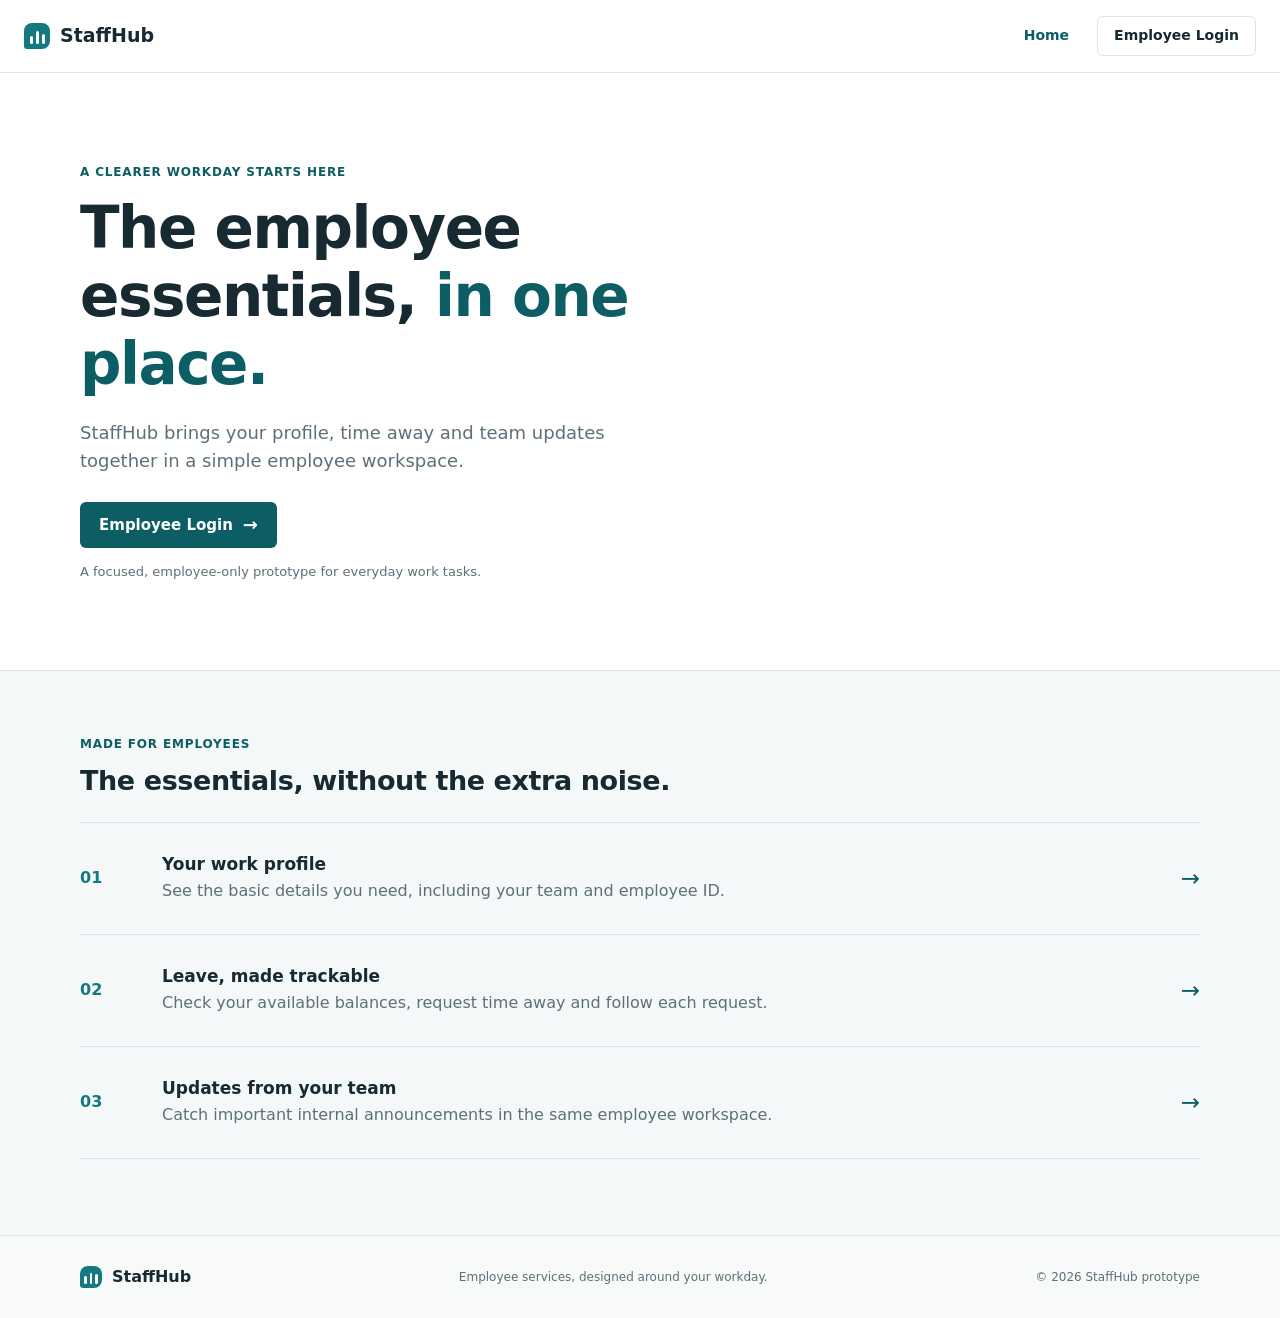
<file: index.html>
<!doctype html>
<html lang="en">

<head>
    <meta charset="utf-8">
    <meta name="viewport" content="width=device-width, initial-scale=1">
    <meta name="robots" content="noindex">
    <meta name="description"
        content="StaffHub is an employee-first place to manage leave and keep up with company news.">
    <title>StaffHub | Employee services</title>
    <link rel="stylesheet" href="css/style.css">
    <script src="js/main.js" defer></script>
</head>

<body>
    <a class="skip-link" href="#main-content">Skip to main content</a>
    <header class="site-header">
        <div class="header-inner">
            <a class="brand" href="index.html" aria-label="StaffHub home">
                <span class="brand-mark" aria-hidden="true"><span></span><span></span><span></span></span>
                <span>StaffHub</span>
            </a>
            <button class="nav-toggle" type="button" aria-label="Open navigation" aria-expanded="false"
                aria-controls="site-nav">
                <span></span><span></span><span></span>
            </button>
            <nav class="site-nav" id="site-nav" aria-label="Main navigation">
                <a href="index.html" aria-current="page">Home</a>
                <a class="nav-login" href="login.html">Employee Login</a>
            </nav>
        </div>
    </header>

    <main id="main-content">
        <section class="home-hero content-width" aria-labelledby="home-title">
            <p class="eyebrow">A clearer workday starts here</p>
            <h1 id="home-title">The employee essentials, <span>in one place.</span></h1>
            <p class="hero-copy">StaffHub brings your profile, time away and team updates together in a simple employee
                workspace.</p>
            <a class="button button-primary hero-action" href="login.html">Employee Login <span
                    aria-hidden="true">&rarr;</span></a>
            <p class="hero-note">A focused, employee-only prototype for everyday work tasks.</p>
        </section>

        <section class="feature-section" aria-labelledby="features-title">
            <div class="content-width">
                <div class="section-heading">
                    <p class="eyebrow">Made for employees</p>
                    <h2 id="features-title">The essentials, without the extra noise.</h2>
                </div>
                <div class="feature-list">
                    <article class="feature-row">
                        <span class="feature-number" aria-hidden="true">01</span>
                        <div>
                            <h3>Your work profile</h3>
                            <p>See the basic details you need, including your team and employee ID.</p>
                        </div>
                        <span class="feature-arrow" aria-hidden="true">&rarr;</span>
                    </article>
                    <article class="feature-row">
                        <span class="feature-number" aria-hidden="true">02</span>
                        <div>
                            <h3>Leave, made trackable</h3>
                            <p>Check your available balances, request time away and follow each request.</p>
                        </div>
                        <span class="feature-arrow" aria-hidden="true">&rarr;</span>
                    </article>
                    <article class="feature-row">
                        <span class="feature-number" aria-hidden="true">03</span>
                        <div>
                            <h3>Updates from your team</h3>
                            <p>Catch important internal announcements in the same employee workspace.</p>
                        </div>
                        <span class="feature-arrow" aria-hidden="true">&rarr;</span>
                    </article>
                </div>
            </div>
        </section>
    </main>

    <footer class="site-footer">
        <div class="footer-inner content-width">
            <a class="brand footer-brand" href="index.html">
                <span class="brand-mark" aria-hidden="true"><span></span><span></span><span></span></span>
                <span>StaffHub</span>
            </a>
            <p>Employee services, designed around your workday.</p>
            <small>&copy; <span data-current-year></span> StaffHub prototype</small>
        </div>
    </footer>
</body>

</html>
</file>
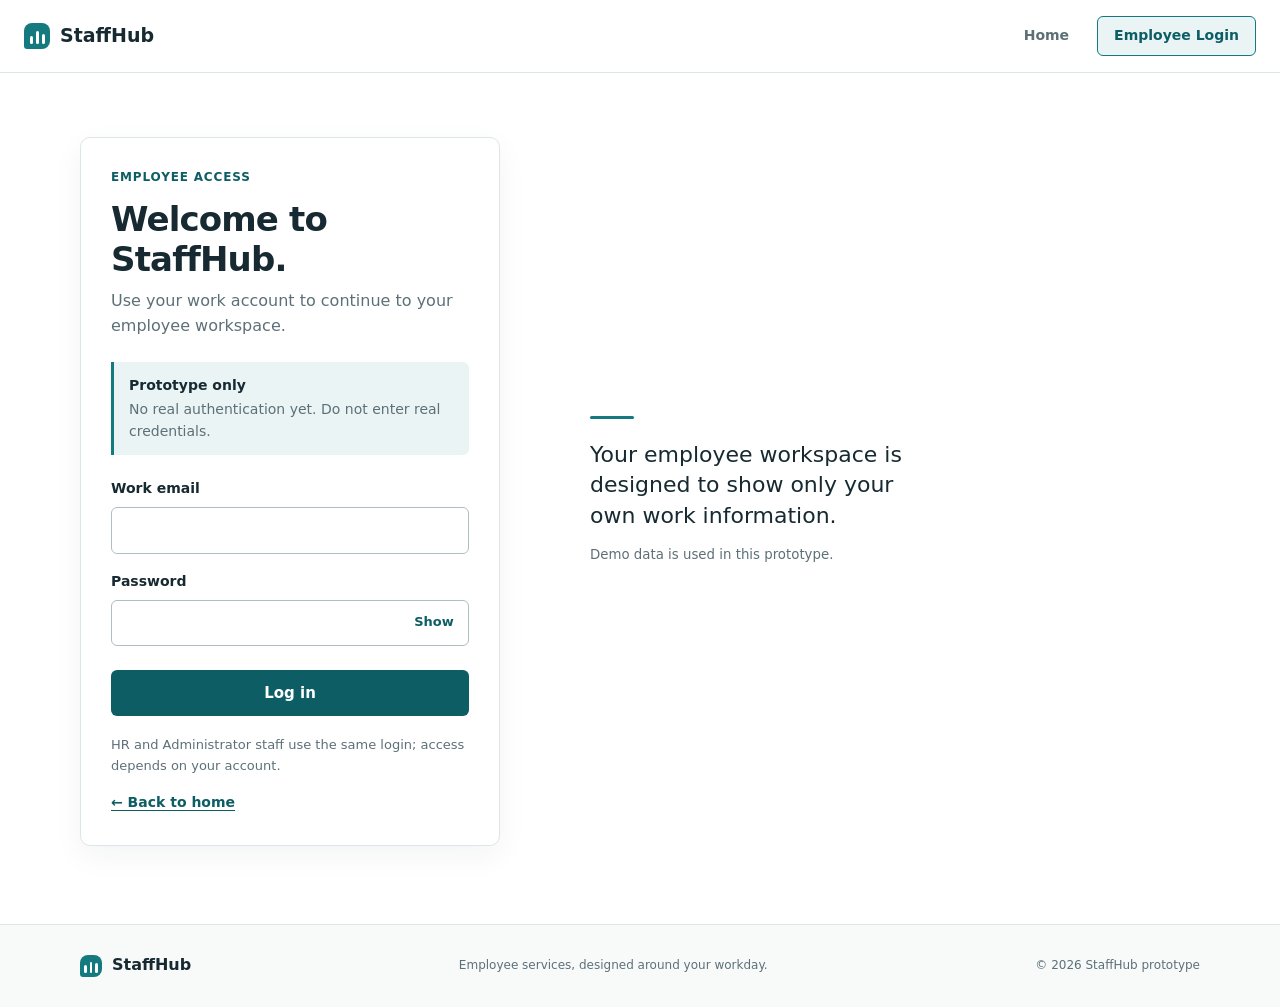
<file: login.html>
<!doctype html>
<html lang="en">

<head>
    <meta charset="utf-8">
    <meta name="viewport" content="width=device-width, initial-scale=1">
    <meta name="robots" content="noindex">
    <meta name="description" content="Sign in to the StaffHub employee prototype.">
    <title>Employee Login | StaffHub</title>
    <link rel="stylesheet" href="css/style.css">
    <script src="js/main.js" defer></script>
    <script src="js/password_strength_helper.js" defer></script>
    <script src="js/login.js" defer></script>
</head>

<body>
    <a class="skip-link" href="#main-content">Skip to main content</a>
    <header class="site-header">
        <div class="header-inner">
            <a class="brand" href="index.html" aria-label="StaffHub home">
                <span class="brand-mark" aria-hidden="true"><span></span><span></span><span></span></span>
                <span>StaffHub</span>
            </a>
            <button class="nav-toggle" type="button" aria-label="Open navigation" aria-expanded="false"
                aria-controls="site-nav">
                <span></span><span></span><span></span>
            </button>
            <nav class="site-nav" id="site-nav" aria-label="Main navigation">
                <a href="index.html">Home</a>
                <a class="nav-login" href="login.html" aria-current="page">Employee Login</a>
            </nav>
        </div>
    </header>

    <main class="login-main content-width" id="main-content">
        <section class="login-panel" aria-labelledby="login-title">
            <div class="login-intro">
                <p class="eyebrow">Employee access</p>
                <h1 id="login-title">Welcome to StaffHub.</h1>
                <p>Use your work account to continue to your employee workspace.</p>
            </div>

            <div class="prototype-notice" role="note">
                <strong>Prototype only</strong>
                <p>No real authentication yet. Do not enter real credentials.</p>
            </div>

            <form id="login-form" class="form-stack" novalidate>
                <p class="form-message form-message-error" id="login-error" role="alert" hidden></p>
                <div class="field-group">
                    <label for="email">Work email</label>
                    <input id="email" name="email" type="email" autocomplete="username" inputmode="email"
                        maxlength="254" required
                        aria-describedby="email-error">
                    <p class="field-error" id="email-error"></p>
                </div>
                <div class="field-group">
                    <label for="password">Password</label>
                    <div class="password-control">
                        <input id="password" name="password" type="password" autocomplete="current-password"
                            minlength="1" maxlength="128" required aria-describedby="password-error password-strength">
                        <button class="password-toggle" id="password-toggle" type="button" aria-label="Show password"
                            aria-pressed="false">Show</button>
                    </div>
                    <p class="field-error" id="password-error"></p>
                    <p class="password-strength" id="password-strength" aria-live="polite"></p>
                </div>
                <button class="button button-primary button-wide" type="submit">Log in</button>
            </form>

            <p class="account-note">HR and Administrator staff use the same login; access depends on your account.</p>
            <a class="text-link back-link" href="index.html">&larr; Back to home</a>
        </section>
        <aside class="login-aside" aria-label="Privacy reminder">
            <span class="aside-rule" aria-hidden="true"></span>
            <p>Your employee workspace is designed to show only your own work information.</p>
            <small>Demo data is used in this prototype.</small>
        </aside>
    </main>

    <footer class="site-footer">
        <div class="footer-inner content-width">
            <a class="brand footer-brand" href="index.html">
                <span class="brand-mark" aria-hidden="true"><span></span><span></span><span></span></span>
                <span>StaffHub</span>
            </a>
            <p>Employee services, designed around your workday.</p>
            <small>&copy; <span data-current-year></span> StaffHub prototype</small>
        </div>
    </footer>
</body>

</html>
</file>
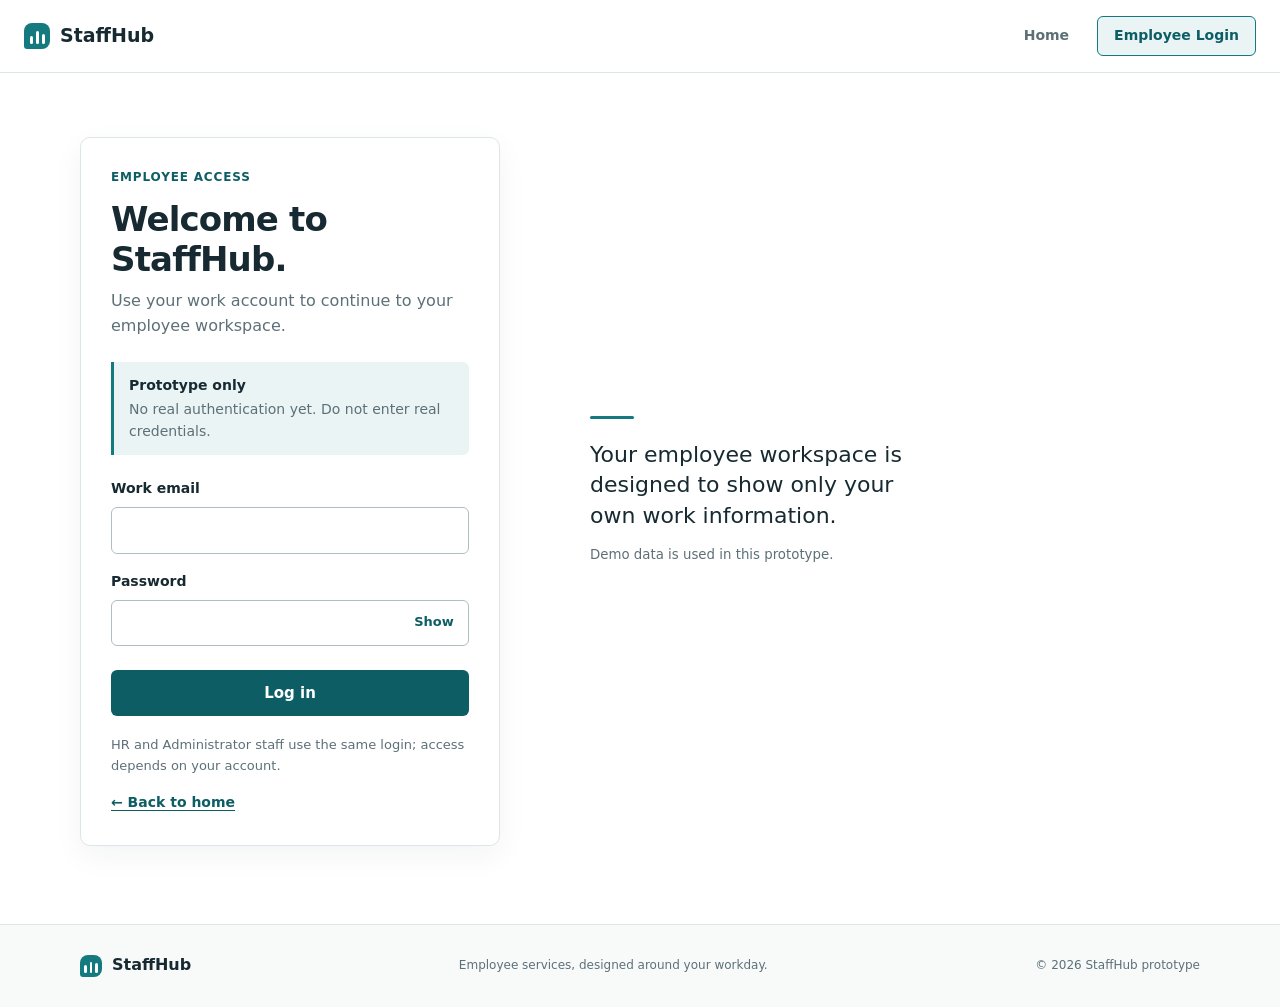
<file: portal.html>
<!doctype html>
<html lang="en">

<head>
    <meta charset="utf-8">
    <meta name="viewport" content="width=device-width, initial-scale=1">
    <meta name="robots" content="noindex">
    <meta name="description" content="Your StaffHub employee workspace for leave and team updates.">
    <title>Employee Portal | StaffHub</title>
    <link rel="stylesheet" href="css/style.css">
    <script src="js/main.js" defer></script>
    <script src="js/portal.js" defer></script>
</head>

<body>
    <a class="skip-link" href="#main-content">Skip to main content</a>
    <header class="site-header">
        <div class="header-inner">
            <a class="brand" href="index.html" aria-label="StaffHub home">
                <span class="brand-mark" aria-hidden="true"><span></span><span></span><span></span></span>
                <span>StaffHub</span>
            </a>
            <button class="nav-toggle" type="button" aria-label="Open navigation" aria-expanded="false"
                aria-controls="site-nav">
                <span></span><span></span><span></span>
            </button>
            <nav class="site-nav portal-nav" id="site-nav" aria-label="Employee navigation">
                <a href="#leave-request">Request leave</a>
                <a href="#leave-history">Leave history</a>
                <a href="#announcements">Announcements</a>
                <button class="button button-quiet nav-logout" id="logout-button" type="button">Log out</button>
            </nav>
        </div>
    </header>

    <main class="portal-main content-width" id="main-content">
        <section class="welcome-section" aria-labelledby="welcome-title">
            <div>
                <p class="eyebrow">Employee portal</p>
                <h1 id="welcome-title">Good morning, Samira.</h1>
                <p class="welcome-subtitle">Here is your workday overview.</p>
            </div>
            <dl class="employee-details">
                <div>
                    <dt>Department</dt>
                    <dd>Customer Success</dd>
                </div>
                <div>
                    <dt>Employee ID</dt>
                    <dd>EMP-0042</dd>
                </div>
            </dl>
        </section>

        <div class="demo-banner" role="note">
            <span class="demo-indicator" aria-hidden="true"></span>
            Demo data only. Leave requests are not sent to an employer.
        </div>

        <section class="balance-section" aria-labelledby="balance-title">
            <div class="section-heading compact-heading">
                <div>
                    <p class="eyebrow">Time away</p>
                    <h2 id="balance-title">Your leave balance</h2>
                </div>
                <p class="balance-caption">Available days</p>
            </div>
            <div class="balance-grid">
                <article class="balance-item balance-primary">
                    <h3>Annual</h3>
                    <p class="balance-value"><span>12</span> days</p>
                    <p class="balance-detail">of 20 days per year</p>
                </article>
                <article class="balance-item">
                    <h3>Sick</h3>
                    <p class="balance-value"><span>8</span> days</p>
                    <p class="balance-detail">of 10 days per year</p>
                </article>
                <article class="balance-item">
                    <h3>Casual</h3>
                    <p class="balance-value"><span>4</span> days</p>
                    <p class="balance-detail">of 6 days per year</p>
                </article>
            </div>
        </section>

        <div class="portal-columns">
            <section class="portal-section request-section" id="leave-request" aria-labelledby="request-title">
                <div class="section-heading">
                    <p class="eyebrow">Plan time away</p>
                    <h2 id="request-title">Request leave</h2>
                    <p>Share only what is needed to plan your absence.</p>
                </div>
                <form id="leave-form" class="form-stack" novalidate>
                    <p class="form-message form-message-error" id="leave-form-error" role="alert" hidden></p>
                    <div class="field-group">
                        <label for="leave-type">Leave type</label>
                        <select id="leave-type" name="leaveType" required aria-describedby="leave-type-error">
                            <option value="">Choose a leave type</option>
                            <option value="Annual">Annual leave</option>
                            <option value="Sick">Sick leave</option>
                            <option value="Casual">Casual leave</option>
                        </select>
                        <p class="field-error" id="leave-type-error"></p>
                    </div>
                    <div class="date-fields">
                        <div class="field-group">
                            <label for="start-date">Start date</label>
                            <input id="start-date" name="startDate" type="date" required
                                aria-describedby="start-date-error">
                            <p class="field-error" id="start-date-error"></p>
                        </div>
                        <div class="field-group">
                            <label for="end-date">End date</label>
                            <input id="end-date" name="endDate" type="date" required aria-describedby="end-date-error">
                            <p class="field-error" id="end-date-error"></p>
                        </div>
                    </div>
                    <div class="field-group">
                        <label for="reason">Reason <span class="label-optional">(optional)</span></label>
                        <textarea id="reason" name="reason" rows="3" maxlength="200"
                            aria-describedby="reason-hint reason-counter reason-error"></textarea>
                        <div class="field-meta">
                            <p class="field-hint" id="reason-hint">Keep it brief. Do not enter medical details or other
                                sensitive information.</p>
                            <p class="character-count" id="reason-counter" aria-live="polite">0 / 200</p>
                        </div>
                        <p class="field-error" id="reason-error"></p>
                    </div>
                    <div class="field-group">
                        <label for="support-file">Supporting document <span class="label-optional">(optional)</span></label>
                        <input id="support-file" name="supportFile" type="file" accept=".pdf,.jpg,.jpeg,.png"
                            aria-describedby="support-file-hint support-file-status support-file-error">
                        <p class="field-hint" id="support-file-hint">PDF, JPG, or PNG. Maximum size: 5 MB. The file is checked locally and is not uploaded.</p>
                        <p class="field-hint" id="support-file-status" aria-live="polite"></p>
                        <p class="field-error" id="support-file-error" role="alert"></p>
                    </div>
                    <button class="button button-primary" type="submit">Submit leave request</button>
                </form>
            </section>

            <section class="portal-section history-section" id="leave-history" aria-labelledby="history-title">
                <div class="section-heading">
                    <p class="eyebrow">Your requests</p>
                    <h2 id="history-title">Leave history</h2>
                    <p>Review the status of your recent requests.</p>
                </div>
                <div class="filter-row">
                    <label for="status-filter">Show</label>
                    <select id="status-filter" name="statusFilter">
                        <option value="all">All statuses</option>
                        <option value="pending">Pending</option>
                        <option value="approved">Approved</option>
                        <option value="rejected">Rejected</option>
                    </select>
                </div>
                <p class="visually-hidden" id="history-status" aria-live="polite"></p>
                <ul class="leave-list" id="leave-list" aria-label="Your leave requests">
                    <li class="leave-item" data-status="pending" data-request-id="sample-pending">
                        <div class="leave-item-main">
                            <div class="leave-item-heading">
                                <h3>Annual leave</h3><span class="status-badge status-pending">Pending</span>
                            </div>
                            <p class="leave-dates"><time datetime="2026-10-15">15 Oct 2026</time> to <time
                                    datetime="2026-10-16">16 Oct 2026</time></p>
                        </div>
                        <button class="text-button cancel-request" type="button" data-action="cancel"
                            aria-label="Cancel pending annual leave request">Cancel request</button>
                    </li>
                    <li class="leave-item" data-status="approved" data-request-id="sample-approved">
                        <div class="leave-item-main">
                            <div class="leave-item-heading">
                                <h3>Casual leave</h3><span class="status-badge status-approved">Approved</span>
                            </div>
                            <p class="leave-dates"><time datetime="2026-08-07">7 Aug 2026</time> to <time
                                    datetime="2026-08-07">7 Aug 2026</time></p>
                        </div>
                    </li>
                    <li class="leave-item" data-status="rejected" data-request-id="sample-rejected">
                        <div class="leave-item-main">
                            <div class="leave-item-heading">
                                <h3>Annual leave</h3><span class="status-badge status-rejected">Rejected</span>
                            </div>
                            <p class="leave-dates"><time datetime="2026-07-20">20 Jul 2026</time> to <time
                                    datetime="2026-07-21">21 Jul 2026</time></p>
                        </div>
                    </li>
                </ul>
                <p class="empty-state" id="empty-history" hidden>No requests match this status.</p>
            </section>
        </div>

        <section class="announcement-section" id="announcements" aria-labelledby="announcements-title">
            <div class="section-heading compact-heading">
                <div>
                    <p class="eyebrow">From your team</p>
                    <h2 id="announcements-title">Announcements</h2>
                </div>
                <p class="balance-caption">Latest updates</p>
            </div>
            <div class="announcement-list">
                <article class="announcement-row">
                    <time datetime="2026-09-28">28 Sep 2026</time>
                    <div>
                        <h3>Quarterly all-hands</h3>
                        <p>Join the company update on Thursday, 8 October at 10:00 in the main meeting room.</p>
                    </div>
                </article>
                <article class="announcement-row">
                    <time datetime="2026-09-24">24 Sep 2026</time>
                    <div>
                        <h3>Benefits portal maintenance</h3>
                        <p>The benefits portal will be unavailable on Saturday, 3 October from 09:00 to 11:00.</p>
                    </div>
                </article>
            </div>
        </section>
    </main>

    <dialog class="confirm-dialog" id="cancel-dialog" aria-labelledby="dialog-title" aria-describedby="dialog-message">
        <div class="dialog-content">
            <p class="eyebrow">Leave request</p>
            <h2 id="dialog-title">Cancel this request?</h2>
            <p id="dialog-message">This pending request will be removed from your prototype history.</p>
            <div class="dialog-actions">
                <button class="button button-secondary" id="keep-request" type="button">Keep request</button>
                <button class="button button-danger" id="confirm-cancel" type="button">Cancel request</button>
            </div>
        </div>
    </dialog>

    <footer class="site-footer">
        <div class="footer-inner content-width">
            <a class="brand footer-brand" href="index.html">
                <span class="brand-mark" aria-hidden="true"><span></span><span></span><span></span></span>
                <span>StaffHub</span>
            </a>
            <p>Employee services, designed around your workday.</p>
            <small>&copy; <span data-current-year></span> StaffHub prototype</small>
        </div>
    </footer>
</body>

</html>
</file>
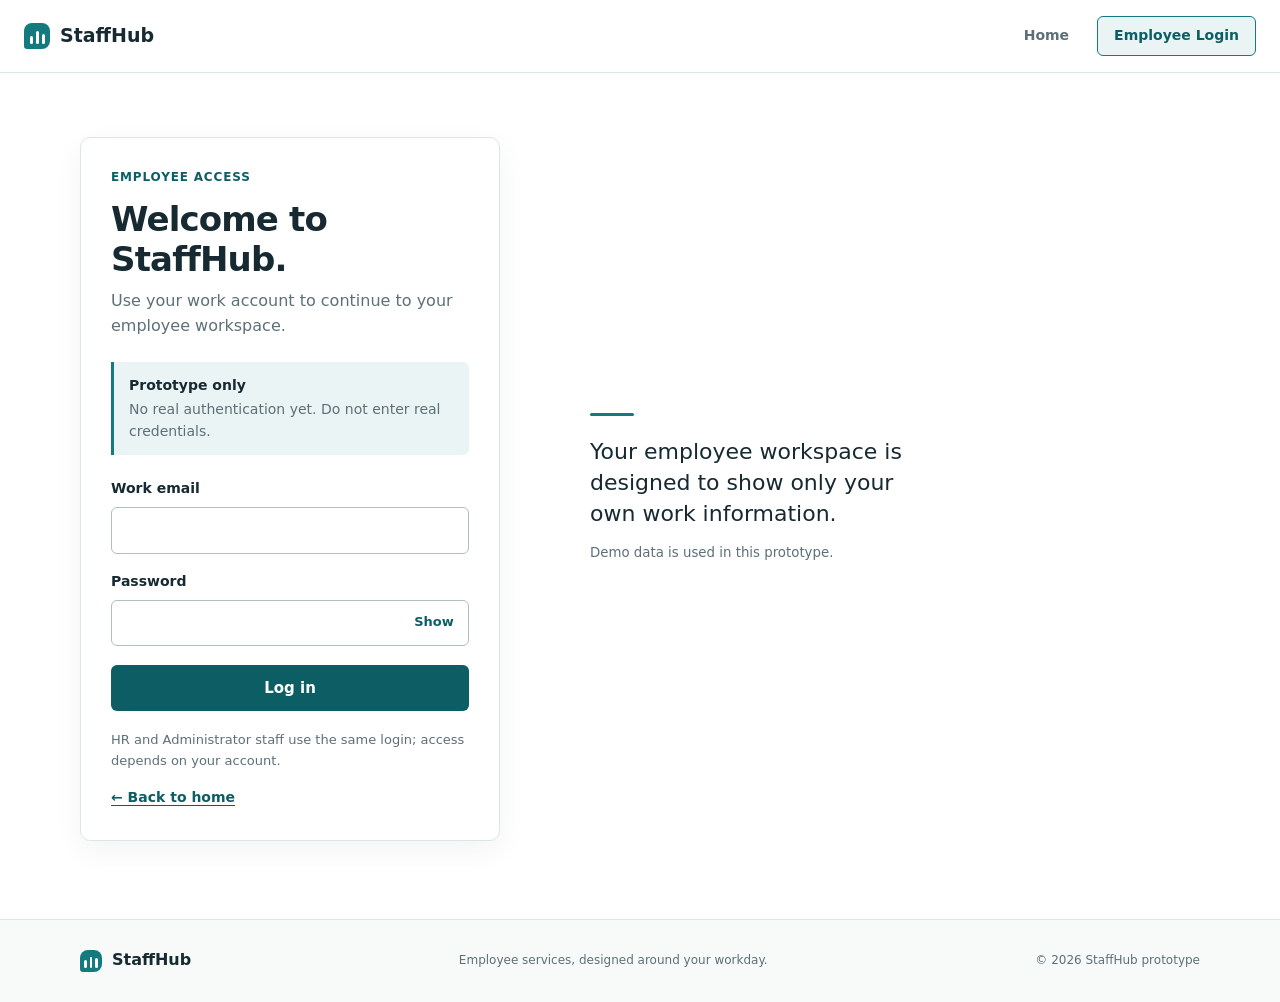
<file: staffhub/login.html>
<!doctype html>
<html lang="en">

<head>
    <meta charset="utf-8">
    <meta name="viewport" content="width=device-width, initial-scale=1">
    <meta name="robots" content="noindex">
    <meta name="description" content="Sign in to the StaffHub employee prototype.">
    <title>Employee Login | StaffHub</title>
    <link rel="stylesheet" href="css/style.css">
    <script src="js/main.js" defer></script>
    <script src="js/login.js" defer></script>
</head>

<body>
    <a class="skip-link" href="#main-content">Skip to main content</a>
    <header class="site-header">
        <div class="header-inner">
            <a class="brand" href="index.html" aria-label="StaffHub home">
                <span class="brand-mark" aria-hidden="true"><span></span><span></span><span></span></span>
                <span>StaffHub</span>
            </a>
            <button class="nav-toggle" type="button" aria-label="Open navigation" aria-expanded="false"
                aria-controls="site-nav">
                <span></span><span></span><span></span>
            </button>
            <nav class="site-nav" id="site-nav" aria-label="Main navigation">
                <a href="index.html">Home</a>
                <a class="nav-login" href="login.html" aria-current="page">Employee Login</a>
            </nav>
        </div>
    </header>

    <main class="login-main content-width" id="main-content">
        <section class="login-panel" aria-labelledby="login-title">
            <div class="login-intro">
                <p class="eyebrow">Employee access</p>
                <h1 id="login-title">Welcome to StaffHub.</h1>
                <p>Use your work account to continue to your employee workspace.</p>
            </div>

            <div class="prototype-notice" role="note">
                <strong>Prototype only</strong>
                <p>No real authentication yet. Do not enter real credentials.</p>
            </div>

            <form id="login-form" class="form-stack" novalidate>
                <p class="form-message form-message-error" id="login-error" role="alert" hidden></p>
                <div class="field-group">
                    <label for="email">Work email</label>
                    <input id="email" name="email" type="email" autocomplete="username" inputmode="email" required
                        aria-describedby="email-error">
                    <p class="field-error" id="email-error"></p>
                </div>
                <div class="field-group">
                    <label for="password">Password</label>
                    <div class="password-control">
                        <input id="password" name="password" type="password" autocomplete="current-password" required
                            aria-describedby="password-error">
                        <button class="password-toggle" id="password-toggle" type="button" aria-label="Show password"
                            aria-pressed="false">Show</button>
                    </div>
                    <p class="field-error" id="password-error"></p>
                </div>
                <button class="button button-primary button-wide" type="submit">Log in</button>
            </form>

            <p class="account-note">HR and Administrator staff use the same login; access depends on your account.</p>
            <a class="text-link back-link" href="index.html">&larr; Back to home</a>
        </section>
        <aside class="login-aside" aria-label="Privacy reminder">
            <span class="aside-rule" aria-hidden="true"></span>
            <p>Your employee workspace is designed to show only your own work information.</p>
            <small>Demo data is used in this prototype.</small>
        </aside>
    </main>

    <footer class="site-footer">
        <div class="footer-inner content-width">
            <a class="brand footer-brand" href="index.html">
                <span class="brand-mark" aria-hidden="true"><span></span><span></span><span></span></span>
                <span>StaffHub</span>
            </a>
            <p>Employee services, designed around your workday.</p>
            <small>&copy; <span data-current-year></span> StaffHub prototype</small>
        </div>
    </footer>
</body>

</html>
</file>
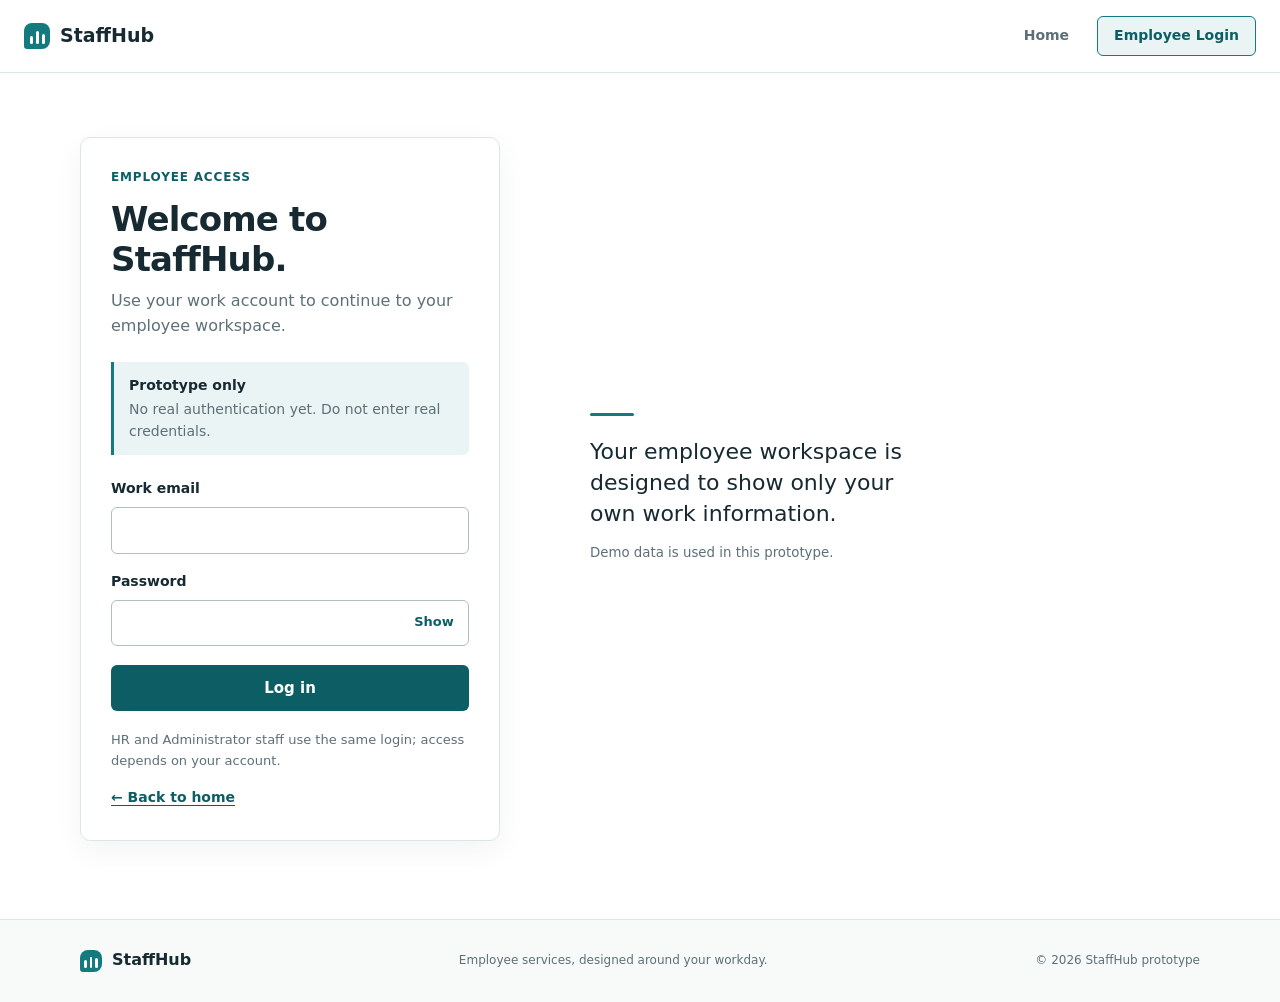
<file: staffhub/portal.html>
<!doctype html>
<html lang="en">

<head>
    <meta charset="utf-8">
    <meta name="viewport" content="width=device-width, initial-scale=1">
    <meta name="robots" content="noindex">
    <meta name="description" content="Your StaffHub employee workspace for leave and team updates.">
    <title>Employee Portal | StaffHub</title>
    <link rel="stylesheet" href="css/style.css">
    <script src="js/main.js" defer></script>
    <script src="js/portal.js" defer></script>
</head>

<body>
    <a class="skip-link" href="#main-content">Skip to main content</a>
    <header class="site-header">
        <div class="header-inner">
            <a class="brand" href="index.html" aria-label="StaffHub home">
                <span class="brand-mark" aria-hidden="true"><span></span><span></span><span></span></span>
                <span>StaffHub</span>
            </a>
            <button class="nav-toggle" type="button" aria-label="Open navigation" aria-expanded="false"
                aria-controls="site-nav">
                <span></span><span></span><span></span>
            </button>
            <nav class="site-nav portal-nav" id="site-nav" aria-label="Employee navigation">
                <a href="#leave-request">Request leave</a>
                <a href="#leave-history">Leave history</a>
                <a href="#announcements">Announcements</a>
                <button class="button button-quiet nav-logout" id="logout-button" type="button">Log out</button>
            </nav>
        </div>
    </header>

    <main class="portal-main content-width" id="main-content">
        <section class="welcome-section" aria-labelledby="welcome-title">
            <div>
                <p class="eyebrow">Employee portal</p>
                <h1 id="welcome-title">Good morning, Samira.</h1>
                <p class="welcome-subtitle">Here is your workday overview.</p>
            </div>
            <dl class="employee-details">
                <div>
                    <dt>Department</dt>
                    <dd>Customer Success</dd>
                </div>
                <div>
                    <dt>Employee ID</dt>
                    <dd>EMP-0042</dd>
                </div>
            </dl>
        </section>

        <div class="demo-banner" role="note">
            <span class="demo-indicator" aria-hidden="true"></span>
            Demo data only. Leave requests are not sent to an employer.
        </div>

        <section class="balance-section" aria-labelledby="balance-title">
            <div class="section-heading compact-heading">
                <div>
                    <p class="eyebrow">Time away</p>
                    <h2 id="balance-title">Your leave balance</h2>
                </div>
                <p class="balance-caption">Available days</p>
            </div>
            <div class="balance-grid">
                <article class="balance-item balance-primary">
                    <h3>Annual</h3>
                    <p class="balance-value"><span>12</span> days</p>
                    <p class="balance-detail">of 20 days per year</p>
                </article>
                <article class="balance-item">
                    <h3>Sick</h3>
                    <p class="balance-value"><span>8</span> days</p>
                    <p class="balance-detail">of 10 days per year</p>
                </article>
                <article class="balance-item">
                    <h3>Casual</h3>
                    <p class="balance-value"><span>4</span> days</p>
                    <p class="balance-detail">of 6 days per year</p>
                </article>
            </div>
        </section>

        <div class="portal-columns">
            <section class="portal-section request-section" id="leave-request" aria-labelledby="request-title">
                <div class="section-heading">
                    <p class="eyebrow">Plan time away</p>
                    <h2 id="request-title">Request leave</h2>
                    <p>Share only what is needed to plan your absence.</p>
                </div>
                <form id="leave-form" class="form-stack" novalidate>
                    <p class="form-message form-message-error" id="leave-form-error" role="alert" hidden></p>
                    <div class="field-group">
                        <label for="leave-type">Leave type</label>
                        <select id="leave-type" name="leaveType" required aria-describedby="leave-type-error">
                            <option value="">Choose a leave type</option>
                            <option value="Annual">Annual leave</option>
                            <option value="Sick">Sick leave</option>
                            <option value="Casual">Casual leave</option>
                        </select>
                        <p class="field-error" id="leave-type-error"></p>
                    </div>
                    <div class="date-fields">
                        <div class="field-group">
                            <label for="start-date">Start date</label>
                            <input id="start-date" name="startDate" type="date" required
                                aria-describedby="start-date-error">
                            <p class="field-error" id="start-date-error"></p>
                        </div>
                        <div class="field-group">
                            <label for="end-date">End date</label>
                            <input id="end-date" name="endDate" type="date" required aria-describedby="end-date-error">
                            <p class="field-error" id="end-date-error"></p>
                        </div>
                    </div>
                    <div class="field-group">
                        <label for="reason">Reason <span class="label-optional">(optional)</span></label>
                        <textarea id="reason" name="reason" rows="3" maxlength="200"
                            aria-describedby="reason-hint reason-counter"></textarea>
                        <div class="field-meta">
                            <p class="field-hint" id="reason-hint">Keep it brief. Do not enter medical details or other
                                sensitive information.</p>
                            <p class="character-count" id="reason-counter" aria-live="polite">0 / 200</p>
                        </div>
                    </div>
                    <button class="button button-primary" type="submit">Submit leave request</button>
                </form>
            </section>

            <section class="portal-section history-section" id="leave-history" aria-labelledby="history-title">
                <div class="section-heading">
                    <p class="eyebrow">Your requests</p>
                    <h2 id="history-title">Leave history</h2>
                    <p>Review the status of your recent requests.</p>
                </div>
                <div class="filter-row">
                    <label for="status-filter">Show</label>
                    <select id="status-filter" name="statusFilter">
                        <option value="all">All statuses</option>
                        <option value="pending">Pending</option>
                        <option value="approved">Approved</option>
                        <option value="rejected">Rejected</option>
                    </select>
                </div>
                <p class="visually-hidden" id="history-status" aria-live="polite"></p>
                <ul class="leave-list" id="leave-list" aria-label="Your leave requests">
                    <li class="leave-item" data-status="pending" data-request-id="sample-pending">
                        <div class="leave-item-main">
                            <div class="leave-item-heading">
                                <h3>Annual leave</h3><span class="status-badge status-pending">Pending</span>
                            </div>
                            <p class="leave-dates"><time datetime="2026-10-15">15 Oct 2026</time> to <time
                                    datetime="2026-10-16">16 Oct 2026</time></p>
                        </div>
                        <button class="text-button cancel-request" type="button" data-action="cancel"
                            aria-label="Cancel pending annual leave request">Cancel request</button>
                    </li>
                    <li class="leave-item" data-status="approved" data-request-id="sample-approved">
                        <div class="leave-item-main">
                            <div class="leave-item-heading">
                                <h3>Casual leave</h3><span class="status-badge status-approved">Approved</span>
                            </div>
                            <p class="leave-dates"><time datetime="2026-08-07">7 Aug 2026</time> to <time
                                    datetime="2026-08-07">7 Aug 2026</time></p>
                        </div>
                    </li>
                    <li class="leave-item" data-status="rejected" data-request-id="sample-rejected">
                        <div class="leave-item-main">
                            <div class="leave-item-heading">
                                <h3>Annual leave</h3><span class="status-badge status-rejected">Rejected</span>
                            </div>
                            <p class="leave-dates"><time datetime="2026-07-20">20 Jul 2026</time> to <time
                                    datetime="2026-07-21">21 Jul 2026</time></p>
                        </div>
                    </li>
                </ul>
                <p class="empty-state" id="empty-history" hidden>No requests match this status.</p>
            </section>
        </div>

        <section class="announcement-section" id="announcements" aria-labelledby="announcements-title">
            <div class="section-heading compact-heading">
                <div>
                    <p class="eyebrow">From your team</p>
                    <h2 id="announcements-title">Announcements</h2>
                </div>
                <p class="balance-caption">Latest updates</p>
            </div>
            <div class="announcement-list">
                <article class="announcement-row">
                    <time datetime="2026-09-28">28 Sep 2026</time>
                    <div>
                        <h3>Quarterly all-hands</h3>
                        <p>Join the company update on Thursday, 8 October at 10:00 in the main meeting room.</p>
                    </div>
                </article>
                <article class="announcement-row">
                    <time datetime="2026-09-24">24 Sep 2026</time>
                    <div>
                        <h3>Benefits portal maintenance</h3>
                        <p>The benefits portal will be unavailable on Saturday, 3 October from 09:00 to 11:00.</p>
                    </div>
                </article>
            </div>
        </section>
    </main>

    <dialog class="confirm-dialog" id="cancel-dialog" aria-labelledby="dialog-title" aria-describedby="dialog-message">
        <div class="dialog-content">
            <p class="eyebrow">Leave request</p>
            <h2 id="dialog-title">Cancel this request?</h2>
            <p id="dialog-message">This pending request will be removed from your prototype history.</p>
            <div class="dialog-actions">
                <button class="button button-secondary" id="keep-request" type="button">Keep request</button>
                <button class="button button-danger" id="confirm-cancel" type="button">Cancel request</button>
            </div>
        </div>
    </dialog>

    <footer class="site-footer">
        <div class="footer-inner content-width">
            <a class="brand footer-brand" href="index.html">
                <span class="brand-mark" aria-hidden="true"><span></span><span></span><span></span></span>
                <span>StaffHub</span>
            </a>
            <p>Employee services, designed around your workday.</p>
            <small>&copy; <span data-current-year></span> StaffHub prototype</small>
        </div>
    </footer>
</body>

</html>
</file>
<file: css/style.css>
:root {
    color-scheme: light;
    --ink: #172a32;
    --muted: #5d7078;
    --line: #dce6e8;
    --surface: #ffffff;
    --surface-soft: #f4f8f8;
    --surface-blue: #eaf4f5;
    --accent: #147a80;
    --accent-dark: #0d5e64;
    --accent-light: #d7eeee;
    --danger: #a23c3c;
    --danger-soft: #fff2f0;
    --success: #2d6b4d;
    --success-soft: #eaf5ed;
    --warning: #805b16;
    --warning-soft: #fff4d9;
    --radius-sm: 6px;
    --radius-md: 10px;
    --radius-lg: 14px;
    --shadow-dialog: 0 18px 55px rgb(18 42 51 / 22%);
    --content-width: 1120px;
}

* {
    box-sizing: border-box;
}

html {
    scroll-behavior: smooth;
    scroll-padding-top: 88px;
}

body {
    min-width: 320px;
    min-height: 100vh;
    margin: 0;
    display: flex;
    flex-direction: column;
    background: var(--surface);
    color: var(--ink);
    font-family: system-ui, -apple-system, BlinkMacSystemFont, "Segoe UI", sans-serif;
    font-size: 16px;
    line-height: 1.55;
}

button,
input,
select,
textarea {
    font: inherit;
}

button,
a,
input,
select,
textarea {
    -webkit-tap-highlight-color: transparent;
}

a {
    color: var(--accent-dark);
}

a:hover {
    color: var(--ink);
}

button {
    color: inherit;
}

h1,
h2,
h3,
p {
    margin-top: 0;
}

h1,
h2,
h3 {
    color: var(--ink);
    line-height: 1.18;
}

h1 {
    font-size: 42px;
    letter-spacing: -0.025em;
}

h2 {
    margin-bottom: 10px;
    font-size: 27px;
    letter-spacing: -0.015em;
}

h3 {
    margin-bottom: 6px;
    font-size: 17px;
}

.content-width {
    width: min(var(--content-width), calc(100% - 48px));
    margin-inline: auto;
}

.skip-link {
    position: absolute;
    z-index: 20;
    top: 8px;
    left: 8px;
    padding: 10px 14px;
    transform: translateY(-160%);
    border-radius: var(--radius-sm);
    background: var(--ink);
    color: #fff;
}

.skip-link:focus {
    transform: translateY(0);
    color: #fff;
}

:focus-visible {
    outline: 3px solid #bd741d;
    outline-offset: 3px;
}

.site-header {
    position: relative;
    z-index: 5;
    min-height: 72px;
    border-bottom: 1px solid var(--line);
    background: var(--surface);
}

.header-inner {
    width: min(1280px, calc(100% - 48px));
    min-height: 72px;
    margin-inline: auto;
    display: flex;
    align-items: center;
    justify-content: space-between;
    gap: 24px;
}

.brand {
    display: inline-flex;
    align-items: center;
    gap: 10px;
    color: var(--ink);
    font-size: 19px;
    font-weight: 750;
    text-decoration: none;
}

.brand:hover {
    color: var(--ink);
}

.brand-mark {
    width: 26px;
    height: 26px;
    display: inline-flex;
    align-items: end;
    justify-content: center;
    gap: 3px;
    padding: 5px;
    border-radius: 8px 8px 8px 3px;
    background: var(--accent);
}

.brand-mark span {
    width: 3px;
    border-radius: 3px;
    background: #fff;
}

.brand-mark span:nth-child(1) {
    height: 8px;
}

.brand-mark span:nth-child(2) {
    height: 13px;
}

.brand-mark span:nth-child(3) {
    height: 10px;
}

.site-nav {
    display: flex;
    align-items: center;
    gap: 28px;
}

.site-nav>a {
    min-height: 44px;
    display: inline-flex;
    align-items: center;
    color: var(--muted);
    font-size: 14px;
    font-weight: 600;
    text-decoration: none;
}

.site-nav>a:hover,
.site-nav>a[aria-current="page"] {
    color: var(--accent-dark);
}

.site-nav>.nav-login {
    min-height: 40px;
    padding-inline: 16px;
    border: 1px solid var(--line);
    border-radius: var(--radius-sm);
    color: var(--ink);
}

.site-nav>.nav-login:hover,
.site-nav>.nav-login[aria-current="page"] {
    border-color: var(--accent);
    background: var(--surface-blue);
}

.nav-toggle {
    width: 44px;
    height: 44px;
    display: none;
    align-items: center;
    justify-content: center;
    flex-direction: column;
    gap: 5px;
    border: 1px solid var(--line);
    border-radius: var(--radius-sm);
    background: var(--surface);
    cursor: pointer;
}

.nav-toggle span {
    width: 18px;
    height: 2px;
    border-radius: 2px;
    background: var(--ink);
}

.home-hero {
    padding-block: 90px 88px;
}

.eyebrow {
    margin-bottom: 12px;
    color: var(--accent-dark);
    font-size: 12px;
    font-weight: 750;
    letter-spacing: 0.07em;
    text-transform: uppercase;
}

.home-hero h1 {
    max-width: 720px;
    margin-bottom: 20px;
    font-size: 58px;
}

.home-hero h1 span {
    color: var(--accent-dark);
}

.hero-copy {
    max-width: 590px;
    margin-bottom: 27px;
    color: var(--muted);
    font-size: 18px;
}

.button {
    min-height: 46px;
    display: inline-flex;
    align-items: center;
    justify-content: center;
    gap: 10px;
    padding: 10px 18px;
    border: 1px solid transparent;
    border-radius: var(--radius-sm);
    font-size: 15px;
    font-weight: 700;
    line-height: 1.2;
    text-decoration: none;
    cursor: pointer;
    transition: background-color 150ms ease, border-color 150ms ease, color 150ms ease;
}

.button-primary {
    background: var(--accent-dark);
    color: #fff;
}

.button-primary:hover {
    background: #084d52;
    color: #fff;
}

.hero-action {
    min-width: 174px;
}

.hero-action span {
    font-size: 18px;
    transition: transform 150ms ease;
}

.hero-action:hover span {
    transform: translateX(3px);
}

.hero-note {
    margin: 14px 0 0;
    color: var(--muted);
    font-size: 13px;
}

.feature-section {
    padding-block: 64px 76px;
    border-top: 1px solid var(--line);
    background: var(--surface-soft);
}

.section-heading {
    margin-bottom: 25px;
}

.section-heading>p:last-child {
    margin-bottom: 0;
    color: var(--muted);
}

.section-heading h2 {
    max-width: 620px;
}

.feature-list {
    border-top: 1px solid var(--line);
}

.feature-row {
    min-height: 112px;
    display: grid;
    grid-template-columns: 64px minmax(0, 1fr) 32px;
    align-items: center;
    gap: 18px;
    padding-block: 20px;
    border-bottom: 1px solid var(--line);
}

.feature-number {
    color: var(--accent);
    font-size: 16px;
    font-variant-numeric: tabular-nums;
    font-weight: 700;
}

.feature-row h3 {
    margin-bottom: 5px;
}

.feature-row p {
    margin-bottom: 0;
    color: var(--muted);
}

.feature-arrow {
    color: var(--accent-dark);
    font-size: 23px;
    text-align: right;
}

.login-main {
    flex: 1;
    display: grid;
    grid-template-columns: minmax(0, 420px) minmax(220px, 1fr);
    align-content: center;
    align-items: center;
    gap: 90px;
    padding-block: 64px 78px;
}

.login-panel {
    width: 100%;
    padding: 30px;
    border: 1px solid var(--line);
    border-radius: var(--radius-md);
    background: var(--surface);
    box-shadow: 0 10px 30px rgb(18 42 51 / 5%);
}

.login-intro h1 {
    margin-bottom: 10px;
    font-size: 34px;
}

.login-intro>p:last-child {
    margin-bottom: 24px;
    color: var(--muted);
}

.prototype-notice {
    margin-bottom: 23px;
    padding: 13px 15px;
    border-left: 3px solid var(--accent);
    border-radius: 0 var(--radius-sm) var(--radius-sm) 0;
    background: var(--surface-blue);
    color: var(--ink);
    font-size: 14px;
}

.prototype-notice strong {
    display: block;
    margin-bottom: 2px;
}

.prototype-notice p {
    margin: 0;
    color: var(--muted);
}

.form-stack {
    display: grid;
    gap: 17px;
}

.field-group {
    min-width: 0;
}

.field-group label,
.filter-row label {
    display: block;
    margin-bottom: 7px;
    color: var(--ink);
    font-size: 14px;
    font-weight: 650;
}

.field-group input,
.field-group select,
.field-group textarea,
.filter-row select {
    width: 100%;
    min-height: 46px;
    padding: 10px 12px;
    border: 1px solid #aebfc3;
    border-radius: var(--radius-sm);
    background: #fff;
    color: var(--ink);
}

.field-group textarea {
    min-height: 86px;
    resize: vertical;
}

.field-group input:hover,
.field-group select:hover,
.field-group textarea:hover,
.filter-row select:hover {
    border-color: #6e898f;
}

.field-group input[aria-invalid="true"],
.field-group select[aria-invalid="true"],
.field-group textarea[aria-invalid="true"] {
    border-color: var(--danger);
}

.password-control {
    position: relative;
}

.password-control input {
    padding-right: 80px;
}

.password-toggle {
    position: absolute;
    top: 3px;
    right: 4px;
    min-width: 62px;
    min-height: 39px;
    border: 0;
    border-radius: 4px;
    background: transparent;
    color: var(--accent-dark);
    font-size: 13px;
    font-weight: 700;
    cursor: pointer;
}

.password-toggle:hover {
    background: var(--surface-blue);
}

.field-error {
    min-height: 0;
    margin: 5px 0 0;
    color: var(--danger);
    font-size: 13px;
}

.field-error:empty {
    display: none;
}

.password-strength {
    margin: 5px 0 0;
    color: var(--muted);
    font-size: 13px;
}

.password-strength[data-strength="weak"] {
    color: var(--danger);
}

.password-strength[data-strength="moderate"] {
    color: var(--warning);
}

.password-strength[data-strength="strong"] {
    color: var(--success);
}

.form-message {
    margin: 0;
    padding: 10px 12px;
    border-radius: var(--radius-sm);
    font-size: 14px;
}

.form-message-error {
    border: 1px solid #e8c7c4;
    background: var(--danger-soft);
    color: #7d2929;
}

.button-wide {
    width: 100%;
    margin-top: 2px;
}

.account-note {
    margin: 19px 0 14px;
    color: var(--muted);
    font-size: 13px;
}

.text-link {
    color: var(--accent-dark);
    font-size: 14px;
    font-weight: 650;
    text-decoration-thickness: 1px;
    text-underline-offset: 3px;
}

.login-aside {
    max-width: 330px;
    align-self: center;
    color: var(--muted);
}

.aside-rule {
    width: 44px;
    height: 3px;
    display: block;
    margin-bottom: 21px;
    border-radius: 2px;
    background: var(--accent);
}

.login-aside p {
    margin-bottom: 10px;
    color: var(--ink);
    font-size: 22px;
    line-height: 1.4;
}

.login-aside small {
    color: var(--muted);
}

.portal-main {
    flex: 1;
    padding-block: 42px 76px;
}

.portal-nav {
    gap: 22px;
}

.portal-nav>a {
    font-size: 13px;
}

.nav-logout {
    min-height: 38px;
    padding: 8px 12px;
    background: var(--surface);
    color: var(--ink);
    font-size: 13px;
}

.nav-logout:hover,
.button-secondary:hover {
    border-color: #aebfc3;
    background: var(--surface-soft);
}

.welcome-section {
    display: flex;
    align-items: end;
    justify-content: space-between;
    gap: 32px;
    padding-bottom: 25px;
    border-bottom: 1px solid var(--line);
}

.welcome-section h1 {
    margin-bottom: 7px;
    font-size: 38px;
}

.welcome-subtitle {
    margin-bottom: 0;
    color: var(--muted);
}

.employee-details {
    min-width: 270px;
    display: grid;
    grid-template-columns: 1fr 1fr;
    gap: 20px;
    margin: 0 0 2px;
}

.employee-details div {
    min-width: 0;
}

.employee-details dt {
    margin-bottom: 3px;
    color: var(--muted);
    font-size: 12px;
}

.employee-details dd {
    margin: 0;
    font-size: 14px;
    font-weight: 700;
}

.demo-banner {
    display: flex;
    align-items: center;
    gap: 10px;
    margin-block: 20px 29px;
    padding: 11px 14px;
    border: 1px solid #c9e1df;
    border-radius: var(--radius-sm);
    background: #f1f8f7;
    color: #315a59;
    font-size: 13px;
}

.demo-indicator {
    width: 8px;
    height: 8px;
    flex: 0 0 8px;
    border-radius: 50%;
    background: var(--accent);
}

.balance-section {
    margin-bottom: 37px;
}

.compact-heading {
    display: flex;
    align-items: end;
    justify-content: space-between;
    gap: 20px;
    margin-bottom: 16px;
}

.compact-heading .eyebrow {
    margin-bottom: 6px;
}

.compact-heading h2 {
    margin-bottom: 0;
}

.balance-caption {
    margin-bottom: 3px;
    color: var(--muted);
    font-size: 13px;
}

.balance-grid {
    display: grid;
    grid-template-columns: repeat(3, minmax(0, 1fr));
    border: 1px solid var(--line);
    border-radius: var(--radius-md);
    overflow: hidden;
}

.balance-item {
    min-height: 146px;
    padding: 20px 22px;
    background: var(--surface);
}

.balance-item+.balance-item {
    border-left: 1px solid var(--line);
}

.balance-primary {
    background: var(--surface-blue);
}

.balance-item h3 {
    margin-bottom: 10px;
    color: var(--muted);
    font-size: 14px;
    font-weight: 650;
}

.balance-value {
    display: flex;
    align-items: baseline;
    gap: 7px;
    margin-bottom: 4px;
    color: var(--muted);
    font-size: 14px;
}

.balance-value span {
    color: var(--ink);
    font-size: 34px;
    font-variant-numeric: tabular-nums;
    font-weight: 750;
    line-height: 1;
}

.balance-detail {
    margin: 0;
    color: var(--muted);
    font-size: 12px;
}

.portal-columns {
    display: grid;
    grid-template-columns: minmax(0, 0.92fr) minmax(0, 1.08fr);
    align-items: start;
    gap: 42px;
    padding-bottom: 38px;
    border-bottom: 1px solid var(--line);
}

.portal-section .section-heading {
    margin-bottom: 20px;
}

.portal-section .section-heading p:last-child {
    margin-top: 0;
}

.portal-section .section-heading h2 {
    margin-bottom: 7px;
}

.date-fields {
    display: grid;
    grid-template-columns: repeat(2, minmax(0, 1fr));
    gap: 12px;
}

.label-optional {
    color: var(--muted);
    font-weight: 400;
}

.field-meta {
    display: flex;
    align-items: start;
    justify-content: space-between;
    gap: 12px;
    margin-top: 5px;
}

.field-hint,
.character-count {
    margin: 0;
    color: var(--muted);
    font-size: 12px;
}

.field-hint {
    max-width: 290px;
}

.character-count {
    flex: 0 0 auto;
    font-variant-numeric: tabular-nums;
}

.button-secondary {
    border-color: var(--line);
    background: var(--surface);
    color: var(--ink);
}

.button-danger {
    background: var(--danger);
    color: #fff;
}

.button-danger:hover {
    background: #812d2d;
    color: #fff;
}

.filter-row {
    display: flex;
    align-items: center;
    gap: 10px;
    margin-bottom: 10px;
}

.filter-row label {
    margin: 0;
    color: var(--muted);
    font-size: 13px;
}

.filter-row select {
    width: auto;
    min-width: 150px;
    min-height: 40px;
    padding-block: 7px;
    font-size: 13px;
}

.leave-list {
    margin: 0;
    padding: 0;
    list-style: none;
    border-top: 1px solid var(--line);
}

.leave-item {
    display: flex;
    align-items: center;
    justify-content: space-between;
    gap: 16px;
    padding: 16px 0;
    border-bottom: 1px solid var(--line);
}

.leave-item[hidden] {
    display: none;
}

.leave-item-main {
    min-width: 0;
}

.leave-item-heading {
    display: flex;
    align-items: center;
    flex-wrap: wrap;
    gap: 9px;
    margin-bottom: 5px;
}

.leave-item-heading h3 {
    margin: 0;
    font-size: 15px;
}

.status-badge {
    display: inline-flex;
    align-items: center;
    min-height: 23px;
    padding: 2px 8px;
    border-radius: 4px;
    font-size: 11px;
    font-weight: 700;
}

.status-pending {
    background: var(--warning-soft);
    color: #68470b;
}

.status-approved {
    background: var(--success-soft);
    color: #285b41;
}

.status-rejected {
    background: #f8e9e8;
    color: #842e2e;
}

.leave-dates {
    margin: 0;
    color: var(--muted);
    font-size: 13px;
}

.text-button {
    min-height: 40px;
    flex: 0 0 auto;
    padding: 7px 0 7px 8px;
    border: 0;
    background: transparent;
    color: var(--danger);
    font-size: 13px;
    font-weight: 650;
    text-decoration: underline;
    text-underline-offset: 3px;
    cursor: pointer;
}

.text-button:hover {
    color: #722020;
}

.empty-state {
    margin: 0;
    padding: 24px 14px;
    border-bottom: 1px solid var(--line);
    color: var(--muted);
    font-size: 14px;
    text-align: center;
}

.announcement-section {
    padding-top: 34px;
}

.announcement-list {
    border-top: 1px solid var(--line);
}

.announcement-row {
    display: grid;
    grid-template-columns: 140px minmax(0, 1fr);
    gap: 20px;
    padding-block: 18px;
    border-bottom: 1px solid var(--line);
}

.announcement-row time {
    color: var(--muted);
    font-size: 13px;
}

.announcement-row h3 {
    margin-bottom: 5px;
    font-size: 15px;
}

.announcement-row p {
    max-width: 720px;
    margin-bottom: 0;
    color: var(--muted);
    font-size: 14px;
}

.confirm-dialog {
    width: min(440px, calc(100% - 32px));
    padding: 0;
    border: 1px solid var(--line);
    border-radius: var(--radius-lg);
    background: var(--surface);
    color: var(--ink);
    box-shadow: var(--shadow-dialog);
}

.confirm-dialog::backdrop {
    background: rgb(17 37 44 / 48%);
}

.dialog-content {
    padding: 26px;
}

.dialog-content h2 {
    margin-bottom: 9px;
    font-size: 24px;
}

.dialog-content>p:not(.eyebrow) {
    margin-bottom: 22px;
    color: var(--muted);
}

.dialog-actions {
    display: flex;
    justify-content: end;
    flex-wrap: wrap;
    gap: 10px;
}

.site-footer {
    margin-top: auto;
    border-top: 1px solid var(--line);
    background: #f8fafa;
}

.footer-inner {
    min-height: 82px;
    display: flex;
    align-items: center;
    justify-content: space-between;
    gap: 18px;
    padding-block: 15px;
}

.footer-brand {
    flex: 0 0 auto;
    font-size: 16px;
}

.footer-brand .brand-mark {
    width: 22px;
    height: 22px;
    padding: 4px;
}

.footer-brand .brand-mark span:nth-child(2) {
    height: 11px;
}

.footer-inner p,
.footer-inner small {
    margin: 0;
    color: var(--muted);
    font-size: 12px;
}

.not-found-main {
    flex: 1;
    display: flex;
    align-items: flex-start;
    justify-content: center;
    flex-direction: column;
    min-height: 430px;
    padding-block: 70px;
}

.not-found-main h1 {
    margin-bottom: 12px;
    font-size: 46px;
}

.not-found-main>p:not(.eyebrow) {
    max-width: 500px;
    margin-bottom: 23px;
    color: var(--muted);
}

.visually-hidden {
    position: absolute;
    width: 1px;
    height: 1px;
    padding: 0;
    margin: -1px;
    overflow: hidden;
    clip: rect(0, 0, 0, 0);
    white-space: nowrap;
    border: 0;
}

[hidden] {
    display: none !important;
}

@media (max-width: 760px) {

    .content-width,
    .header-inner {
        width: min(100% - 36px, var(--content-width));
    }

    .header-inner {
        position: relative;
    }

    .nav-toggle {
        display: flex;
    }

    .site-nav {
        position: absolute;
        top: calc(100% - 1px);
        right: 0;
        left: 0;
        display: none;
        align-items: stretch;
        flex-direction: column;
        gap: 2px;
        padding: 10px 18px 16px;
        border: 1px solid var(--line);
        border-top: 0;
        background: var(--surface);
        box-shadow: 0 10px 20px rgb(18 42 51 / 8%);
    }

    .site-nav.is-open {
        display: flex;
    }

    .site-nav>a,
    .site-nav>.nav-login {
        min-height: 44px;
        padding-inline: 10px;
        border-radius: var(--radius-sm);
    }

    .portal-nav>a {
        font-size: 14px;
    }

    .nav-logout {
        align-self: flex-start;
        margin-top: 5px;
    }

    .home-hero {
        padding-block: 72px 68px;
    }

    .home-hero h1 {
        max-width: 600px;
        font-size: 48px;
    }

    .feature-section {
        padding-block: 52px 60px;
    }

    .login-main {
        grid-template-columns: minmax(0, 1fr);
        justify-items: center;
        gap: 28px;
        padding-block: 48px;
    }

    .login-panel {
        max-width: 440px;
    }

    .login-aside {
        max-width: 440px;
    }

    .login-aside p {
        font-size: 18px;
    }

    .portal-main {
        padding-top: 32px;
    }

    .welcome-section {
        align-items: flex-start;
        flex-direction: column;
        gap: 17px;
    }

    .employee-details {
        width: 100%;
        max-width: 420px;
    }

    .portal-columns {
        grid-template-columns: minmax(0, 1fr);
        gap: 36px;
    }

    .footer-inner {
        align-items: flex-start;
        flex-wrap: wrap;
    }

    .footer-inner p {
        order: 3;
        flex-basis: 100%;
    }
}

@media (max-width: 480px) {
    h2 {
        font-size: 24px;
    }

    .content-width,
    .header-inner {
        width: calc(100% - 32px);
    }

    .home-hero {
        padding-block: 58px 54px;
    }

    .home-hero h1 {
        font-size: 39px;
    }

    .hero-copy {
        font-size: 16px;
    }

    .feature-row {
        grid-template-columns: 36px minmax(0, 1fr) 22px;
        gap: 10px;
    }

    .feature-row p {
        font-size: 14px;
    }

    .login-main {
        padding-block: 28px 42px;
    }

    .login-panel {
        padding: 21px 18px;
    }

    .login-intro h1 {
        font-size: 30px;
    }

    .welcome-section h1 {
        font-size: 32px;
    }

    .employee-details {
        min-width: 0;
        gap: 12px;
    }

    .balance-grid {
        grid-template-columns: minmax(0, 1fr);
    }

    .balance-item {
        min-height: 112px;
        padding: 15px 18px;
    }

    .balance-item+.balance-item {
        border-top: 1px solid var(--line);
        border-left: 0;
    }

    .balance-value span {
        font-size: 30px;
    }

    .compact-heading {
        align-items: flex-start;
    }

    .date-fields {
        grid-template-columns: minmax(0, 1fr);
        gap: 17px;
    }

    .leave-item {
        align-items: flex-start;
        flex-direction: column;
        gap: 5px;
    }

    .text-button {
        min-height: 36px;
        padding-left: 0;
    }

    .announcement-row {
        grid-template-columns: minmax(0, 1fr);
        gap: 5px;
    }

    .footer-inner {
        column-gap: 10px;
    }

    .footer-inner small {
        margin-left: auto;
        text-align: right;
    }

    .not-found-main h1 {
        font-size: 38px;
    }
}

@media (prefers-reduced-motion: reduce) {

    *,
    *::before,
    *::after {
        scroll-behavior: auto !important;
        transition-duration: 0.01ms !important;
        animation-duration: 0.01ms !important;
        animation-iteration-count: 1 !important;
    }
}
</file>
<file: staffhub/css/style.css>
:root {
    color-scheme: light;
    --ink: #172a32;
    --muted: #5d7078;
    --line: #dce6e8;
    --surface: #ffffff;
    --surface-soft: #f4f8f8;
    --surface-blue: #eaf4f5;
    --accent: #147a80;
    --accent-dark: #0d5e64;
    --accent-light: #d7eeee;
    --danger: #a23c3c;
    --danger-soft: #fff2f0;
    --success: #2d6b4d;
    --success-soft: #eaf5ed;
    --warning: #805b16;
    --warning-soft: #fff4d9;
    --radius-sm: 6px;
    --radius-md: 10px;
    --radius-lg: 14px;
    --shadow-dialog: 0 18px 55px rgb(18 42 51 / 22%);
    --content-width: 1120px;
}

* {
    box-sizing: border-box;
}

html {
    scroll-behavior: smooth;
    scroll-padding-top: 88px;
}

body {
    min-width: 320px;
    min-height: 100vh;
    margin: 0;
    display: flex;
    flex-direction: column;
    background: var(--surface);
    color: var(--ink);
    font-family: system-ui, -apple-system, BlinkMacSystemFont, "Segoe UI", sans-serif;
    font-size: 16px;
    line-height: 1.55;
}

button,
input,
select,
textarea {
    font: inherit;
}

button,
a,
input,
select,
textarea {
    -webkit-tap-highlight-color: transparent;
}

a {
    color: var(--accent-dark);
}

a:hover {
    color: var(--ink);
}

button {
    color: inherit;
}

h1,
h2,
h3,
p {
    margin-top: 0;
}

h1,
h2,
h3 {
    color: var(--ink);
    line-height: 1.18;
}

h1 {
    font-size: 42px;
    letter-spacing: -0.025em;
}

h2 {
    margin-bottom: 10px;
    font-size: 27px;
    letter-spacing: -0.015em;
}

h3 {
    margin-bottom: 6px;
    font-size: 17px;
}

.content-width {
    width: min(var(--content-width), calc(100% - 48px));
    margin-inline: auto;
}

.skip-link {
    position: absolute;
    z-index: 20;
    top: 8px;
    left: 8px;
    padding: 10px 14px;
    transform: translateY(-160%);
    border-radius: var(--radius-sm);
    background: var(--ink);
    color: #fff;
}

.skip-link:focus {
    transform: translateY(0);
    color: #fff;
}

:focus-visible {
    outline: 3px solid #bd741d;
    outline-offset: 3px;
}

.site-header {
    position: relative;
    z-index: 5;
    min-height: 72px;
    border-bottom: 1px solid var(--line);
    background: var(--surface);
}

.header-inner {
    width: min(1280px, calc(100% - 48px));
    min-height: 72px;
    margin-inline: auto;
    display: flex;
    align-items: center;
    justify-content: space-between;
    gap: 24px;
}

.brand {
    display: inline-flex;
    align-items: center;
    gap: 10px;
    color: var(--ink);
    font-size: 19px;
    font-weight: 750;
    text-decoration: none;
}

.brand:hover {
    color: var(--ink);
}

.brand-mark {
    width: 26px;
    height: 26px;
    display: inline-flex;
    align-items: end;
    justify-content: center;
    gap: 3px;
    padding: 5px;
    border-radius: 8px 8px 8px 3px;
    background: var(--accent);
}

.brand-mark span {
    width: 3px;
    border-radius: 3px;
    background: #fff;
}

.brand-mark span:nth-child(1) {
    height: 8px;
}

.brand-mark span:nth-child(2) {
    height: 13px;
}

.brand-mark span:nth-child(3) {
    height: 10px;
}

.site-nav {
    display: flex;
    align-items: center;
    gap: 28px;
}

.site-nav>a {
    min-height: 44px;
    display: inline-flex;
    align-items: center;
    color: var(--muted);
    font-size: 14px;
    font-weight: 600;
    text-decoration: none;
}

.site-nav>a:hover,
.site-nav>a[aria-current="page"] {
    color: var(--accent-dark);
}

.site-nav>.nav-login {
    min-height: 40px;
    padding-inline: 16px;
    border: 1px solid var(--line);
    border-radius: var(--radius-sm);
    color: var(--ink);
}

.site-nav>.nav-login:hover,
.site-nav>.nav-login[aria-current="page"] {
    border-color: var(--accent);
    background: var(--surface-blue);
}

.nav-toggle {
    width: 44px;
    height: 44px;
    display: none;
    align-items: center;
    justify-content: center;
    flex-direction: column;
    gap: 5px;
    border: 1px solid var(--line);
    border-radius: var(--radius-sm);
    background: var(--surface);
    cursor: pointer;
}

.nav-toggle span {
    width: 18px;
    height: 2px;
    border-radius: 2px;
    background: var(--ink);
}

.home-hero {
    padding-block: 90px 88px;
}

.eyebrow {
    margin-bottom: 12px;
    color: var(--accent-dark);
    font-size: 12px;
    font-weight: 750;
    letter-spacing: 0.07em;
    text-transform: uppercase;
}

.home-hero h1 {
    max-width: 720px;
    margin-bottom: 20px;
    font-size: 58px;
}

.home-hero h1 span {
    color: var(--accent-dark);
}

.hero-copy {
    max-width: 590px;
    margin-bottom: 27px;
    color: var(--muted);
    font-size: 18px;
}

.button {
    min-height: 46px;
    display: inline-flex;
    align-items: center;
    justify-content: center;
    gap: 10px;
    padding: 10px 18px;
    border: 1px solid transparent;
    border-radius: var(--radius-sm);
    font-size: 15px;
    font-weight: 700;
    line-height: 1.2;
    text-decoration: none;
    cursor: pointer;
    transition: background-color 150ms ease, border-color 150ms ease, color 150ms ease;
}

.button-primary {
    background: var(--accent-dark);
    color: #fff;
}

.button-primary:hover {
    background: #084d52;
    color: #fff;
}

.hero-action {
    min-width: 174px;
}

.hero-action span {
    font-size: 18px;
    transition: transform 150ms ease;
}

.hero-action:hover span {
    transform: translateX(3px);
}

.hero-note {
    margin: 14px 0 0;
    color: var(--muted);
    font-size: 13px;
}

.feature-section {
    padding-block: 64px 76px;
    border-top: 1px solid var(--line);
    background: var(--surface-soft);
}

.section-heading {
    margin-bottom: 25px;
}

.section-heading>p:last-child {
    margin-bottom: 0;
    color: var(--muted);
}

.section-heading h2 {
    max-width: 620px;
}

.feature-list {
    border-top: 1px solid var(--line);
}

.feature-row {
    min-height: 112px;
    display: grid;
    grid-template-columns: 64px minmax(0, 1fr) 32px;
    align-items: center;
    gap: 18px;
    padding-block: 20px;
    border-bottom: 1px solid var(--line);
}

.feature-number {
    color: var(--accent);
    font-size: 16px;
    font-variant-numeric: tabular-nums;
    font-weight: 700;
}

.feature-row h3 {
    margin-bottom: 5px;
}

.feature-row p {
    margin-bottom: 0;
    color: var(--muted);
}

.feature-arrow {
    color: var(--accent-dark);
    font-size: 23px;
    text-align: right;
}

.login-main {
    flex: 1;
    display: grid;
    grid-template-columns: minmax(0, 420px) minmax(220px, 1fr);
    align-content: center;
    align-items: center;
    gap: 90px;
    padding-block: 64px 78px;
}

.login-panel {
    width: 100%;
    padding: 30px;
    border: 1px solid var(--line);
    border-radius: var(--radius-md);
    background: var(--surface);
    box-shadow: 0 10px 30px rgb(18 42 51 / 5%);
}

.login-intro h1 {
    margin-bottom: 10px;
    font-size: 34px;
}

.login-intro>p:last-child {
    margin-bottom: 24px;
    color: var(--muted);
}

.prototype-notice {
    margin-bottom: 23px;
    padding: 13px 15px;
    border-left: 3px solid var(--accent);
    border-radius: 0 var(--radius-sm) var(--radius-sm) 0;
    background: var(--surface-blue);
    color: var(--ink);
    font-size: 14px;
}

.prototype-notice strong {
    display: block;
    margin-bottom: 2px;
}

.prototype-notice p {
    margin: 0;
    color: var(--muted);
}

.form-stack {
    display: grid;
    gap: 17px;
}

.field-group {
    min-width: 0;
}

.field-group label,
.filter-row label {
    display: block;
    margin-bottom: 7px;
    color: var(--ink);
    font-size: 14px;
    font-weight: 650;
}

.field-group input,
.field-group select,
.field-group textarea,
.filter-row select {
    width: 100%;
    min-height: 46px;
    padding: 10px 12px;
    border: 1px solid #aebfc3;
    border-radius: var(--radius-sm);
    background: #fff;
    color: var(--ink);
}

.field-group textarea {
    min-height: 86px;
    resize: vertical;
}

.field-group input:hover,
.field-group select:hover,
.field-group textarea:hover,
.filter-row select:hover {
    border-color: #6e898f;
}

.field-group input[aria-invalid="true"],
.field-group select[aria-invalid="true"],
.field-group textarea[aria-invalid="true"] {
    border-color: var(--danger);
}

.password-control {
    position: relative;
}

.password-control input {
    padding-right: 80px;
}

.password-toggle {
    position: absolute;
    top: 3px;
    right: 4px;
    min-width: 62px;
    min-height: 39px;
    border: 0;
    border-radius: 4px;
    background: transparent;
    color: var(--accent-dark);
    font-size: 13px;
    font-weight: 700;
    cursor: pointer;
}

.password-toggle:hover {
    background: var(--surface-blue);
}

.field-error {
    min-height: 0;
    margin: 5px 0 0;
    color: var(--danger);
    font-size: 13px;
}

.field-error:empty {
    display: none;
}

.form-message {
    margin: 0;
    padding: 10px 12px;
    border-radius: var(--radius-sm);
    font-size: 14px;
}

.form-message-error {
    border: 1px solid #e8c7c4;
    background: var(--danger-soft);
    color: #7d2929;
}

.button-wide {
    width: 100%;
    margin-top: 2px;
}

.account-note {
    margin: 19px 0 14px;
    color: var(--muted);
    font-size: 13px;
}

.text-link {
    color: var(--accent-dark);
    font-size: 14px;
    font-weight: 650;
    text-decoration-thickness: 1px;
    text-underline-offset: 3px;
}

.login-aside {
    max-width: 330px;
    align-self: center;
    color: var(--muted);
}

.aside-rule {
    width: 44px;
    height: 3px;
    display: block;
    margin-bottom: 21px;
    border-radius: 2px;
    background: var(--accent);
}

.login-aside p {
    margin-bottom: 10px;
    color: var(--ink);
    font-size: 22px;
    line-height: 1.4;
}

.login-aside small {
    color: var(--muted);
}

.portal-main {
    flex: 1;
    padding-block: 42px 76px;
}

.portal-nav {
    gap: 22px;
}

.portal-nav>a {
    font-size: 13px;
}

.nav-logout {
    min-height: 38px;
    padding: 8px 12px;
    background: var(--surface);
    color: var(--ink);
    font-size: 13px;
}

.nav-logout:hover,
.button-secondary:hover {
    border-color: #aebfc3;
    background: var(--surface-soft);
}

.welcome-section {
    display: flex;
    align-items: end;
    justify-content: space-between;
    gap: 32px;
    padding-bottom: 25px;
    border-bottom: 1px solid var(--line);
}

.welcome-section h1 {
    margin-bottom: 7px;
    font-size: 38px;
}

.welcome-subtitle {
    margin-bottom: 0;
    color: var(--muted);
}

.employee-details {
    min-width: 270px;
    display: grid;
    grid-template-columns: 1fr 1fr;
    gap: 20px;
    margin: 0 0 2px;
}

.employee-details div {
    min-width: 0;
}

.employee-details dt {
    margin-bottom: 3px;
    color: var(--muted);
    font-size: 12px;
}

.employee-details dd {
    margin: 0;
    font-size: 14px;
    font-weight: 700;
}

.demo-banner {
    display: flex;
    align-items: center;
    gap: 10px;
    margin-block: 20px 29px;
    padding: 11px 14px;
    border: 1px solid #c9e1df;
    border-radius: var(--radius-sm);
    background: #f1f8f7;
    color: #315a59;
    font-size: 13px;
}

.demo-indicator {
    width: 8px;
    height: 8px;
    flex: 0 0 8px;
    border-radius: 50%;
    background: var(--accent);
}

.balance-section {
    margin-bottom: 37px;
}

.compact-heading {
    display: flex;
    align-items: end;
    justify-content: space-between;
    gap: 20px;
    margin-bottom: 16px;
}

.compact-heading .eyebrow {
    margin-bottom: 6px;
}

.compact-heading h2 {
    margin-bottom: 0;
}

.balance-caption {
    margin-bottom: 3px;
    color: var(--muted);
    font-size: 13px;
}

.balance-grid {
    display: grid;
    grid-template-columns: repeat(3, minmax(0, 1fr));
    border: 1px solid var(--line);
    border-radius: var(--radius-md);
    overflow: hidden;
}

.balance-item {
    min-height: 146px;
    padding: 20px 22px;
    background: var(--surface);
}

.balance-item+.balance-item {
    border-left: 1px solid var(--line);
}

.balance-primary {
    background: var(--surface-blue);
}

.balance-item h3 {
    margin-bottom: 10px;
    color: var(--muted);
    font-size: 14px;
    font-weight: 650;
}

.balance-value {
    display: flex;
    align-items: baseline;
    gap: 7px;
    margin-bottom: 4px;
    color: var(--muted);
    font-size: 14px;
}

.balance-value span {
    color: var(--ink);
    font-size: 34px;
    font-variant-numeric: tabular-nums;
    font-weight: 750;
    line-height: 1;
}

.balance-detail {
    margin: 0;
    color: var(--muted);
    font-size: 12px;
}

.portal-columns {
    display: grid;
    grid-template-columns: minmax(0, 0.92fr) minmax(0, 1.08fr);
    align-items: start;
    gap: 42px;
    padding-bottom: 38px;
    border-bottom: 1px solid var(--line);
}

.portal-section .section-heading {
    margin-bottom: 20px;
}

.portal-section .section-heading p:last-child {
    margin-top: 0;
}

.portal-section .section-heading h2 {
    margin-bottom: 7px;
}

.date-fields {
    display: grid;
    grid-template-columns: repeat(2, minmax(0, 1fr));
    gap: 12px;
}

.label-optional {
    color: var(--muted);
    font-weight: 400;
}

.field-meta {
    display: flex;
    align-items: start;
    justify-content: space-between;
    gap: 12px;
    margin-top: 5px;
}

.field-hint,
.character-count {
    margin: 0;
    color: var(--muted);
    font-size: 12px;
}

.field-hint {
    max-width: 290px;
}

.character-count {
    flex: 0 0 auto;
    font-variant-numeric: tabular-nums;
}

.button-secondary {
    border-color: var(--line);
    background: var(--surface);
    color: var(--ink);
}

.button-danger {
    background: var(--danger);
    color: #fff;
}

.button-danger:hover {
    background: #812d2d;
    color: #fff;
}

.filter-row {
    display: flex;
    align-items: center;
    gap: 10px;
    margin-bottom: 10px;
}

.filter-row label {
    margin: 0;
    color: var(--muted);
    font-size: 13px;
}

.filter-row select {
    width: auto;
    min-width: 150px;
    min-height: 40px;
    padding-block: 7px;
    font-size: 13px;
}

.leave-list {
    margin: 0;
    padding: 0;
    list-style: none;
    border-top: 1px solid var(--line);
}

.leave-item {
    display: flex;
    align-items: center;
    justify-content: space-between;
    gap: 16px;
    padding: 16px 0;
    border-bottom: 1px solid var(--line);
}

.leave-item[hidden] {
    display: none;
}

.leave-item-main {
    min-width: 0;
}

.leave-item-heading {
    display: flex;
    align-items: center;
    flex-wrap: wrap;
    gap: 9px;
    margin-bottom: 5px;
}

.leave-item-heading h3 {
    margin: 0;
    font-size: 15px;
}

.status-badge {
    display: inline-flex;
    align-items: center;
    min-height: 23px;
    padding: 2px 8px;
    border-radius: 4px;
    font-size: 11px;
    font-weight: 700;
}

.status-pending {
    background: var(--warning-soft);
    color: #68470b;
}

.status-approved {
    background: var(--success-soft);
    color: #285b41;
}

.status-rejected {
    background: #f8e9e8;
    color: #842e2e;
}

.leave-dates {
    margin: 0;
    color: var(--muted);
    font-size: 13px;
}

.text-button {
    min-height: 40px;
    flex: 0 0 auto;
    padding: 7px 0 7px 8px;
    border: 0;
    background: transparent;
    color: var(--danger);
    font-size: 13px;
    font-weight: 650;
    text-decoration: underline;
    text-underline-offset: 3px;
    cursor: pointer;
}

.text-button:hover {
    color: #722020;
}

.empty-state {
    margin: 0;
    padding: 24px 14px;
    border-bottom: 1px solid var(--line);
    color: var(--muted);
    font-size: 14px;
    text-align: center;
}

.announcement-section {
    padding-top: 34px;
}

.announcement-list {
    border-top: 1px solid var(--line);
}

.announcement-row {
    display: grid;
    grid-template-columns: 140px minmax(0, 1fr);
    gap: 20px;
    padding-block: 18px;
    border-bottom: 1px solid var(--line);
}

.announcement-row time {
    color: var(--muted);
    font-size: 13px;
}

.announcement-row h3 {
    margin-bottom: 5px;
    font-size: 15px;
}

.announcement-row p {
    max-width: 720px;
    margin-bottom: 0;
    color: var(--muted);
    font-size: 14px;
}

.confirm-dialog {
    width: min(440px, calc(100% - 32px));
    padding: 0;
    border: 1px solid var(--line);
    border-radius: var(--radius-lg);
    background: var(--surface);
    color: var(--ink);
    box-shadow: var(--shadow-dialog);
}

.confirm-dialog::backdrop {
    background: rgb(17 37 44 / 48%);
}

.dialog-content {
    padding: 26px;
}

.dialog-content h2 {
    margin-bottom: 9px;
    font-size: 24px;
}

.dialog-content>p:not(.eyebrow) {
    margin-bottom: 22px;
    color: var(--muted);
}

.dialog-actions {
    display: flex;
    justify-content: end;
    flex-wrap: wrap;
    gap: 10px;
}

.site-footer {
    margin-top: auto;
    border-top: 1px solid var(--line);
    background: #f8fafa;
}

.footer-inner {
    min-height: 82px;
    display: flex;
    align-items: center;
    justify-content: space-between;
    gap: 18px;
    padding-block: 15px;
}

.footer-brand {
    flex: 0 0 auto;
    font-size: 16px;
}

.footer-brand .brand-mark {
    width: 22px;
    height: 22px;
    padding: 4px;
}

.footer-brand .brand-mark span:nth-child(2) {
    height: 11px;
}

.footer-inner p,
.footer-inner small {
    margin: 0;
    color: var(--muted);
    font-size: 12px;
}

.not-found-main {
    flex: 1;
    display: flex;
    align-items: flex-start;
    justify-content: center;
    flex-direction: column;
    min-height: 430px;
    padding-block: 70px;
}

.not-found-main h1 {
    margin-bottom: 12px;
    font-size: 46px;
}

.not-found-main>p:not(.eyebrow) {
    max-width: 500px;
    margin-bottom: 23px;
    color: var(--muted);
}

.visually-hidden {
    position: absolute;
    width: 1px;
    height: 1px;
    padding: 0;
    margin: -1px;
    overflow: hidden;
    clip: rect(0, 0, 0, 0);
    white-space: nowrap;
    border: 0;
}

[hidden] {
    display: none !important;
}

@media (max-width: 760px) {

    .content-width,
    .header-inner {
        width: min(100% - 36px, var(--content-width));
    }

    .header-inner {
        position: relative;
    }

    .nav-toggle {
        display: flex;
    }

    .site-nav {
        position: absolute;
        top: calc(100% - 1px);
        right: 0;
        left: 0;
        display: none;
        align-items: stretch;
        flex-direction: column;
        gap: 2px;
        padding: 10px 18px 16px;
        border: 1px solid var(--line);
        border-top: 0;
        background: var(--surface);
        box-shadow: 0 10px 20px rgb(18 42 51 / 8%);
    }

    .site-nav.is-open {
        display: flex;
    }

    .site-nav>a,
    .site-nav>.nav-login {
        min-height: 44px;
        padding-inline: 10px;
        border-radius: var(--radius-sm);
    }

    .portal-nav>a {
        font-size: 14px;
    }

    .nav-logout {
        align-self: flex-start;
        margin-top: 5px;
    }

    .home-hero {
        padding-block: 72px 68px;
    }

    .home-hero h1 {
        max-width: 600px;
        font-size: 48px;
    }

    .feature-section {
        padding-block: 52px 60px;
    }

    .login-main {
        grid-template-columns: minmax(0, 1fr);
        justify-items: center;
        gap: 28px;
        padding-block: 48px;
    }

    .login-panel {
        max-width: 440px;
    }

    .login-aside {
        max-width: 440px;
    }

    .login-aside p {
        font-size: 18px;
    }

    .portal-main {
        padding-top: 32px;
    }

    .welcome-section {
        align-items: flex-start;
        flex-direction: column;
        gap: 17px;
    }

    .employee-details {
        width: 100%;
        max-width: 420px;
    }

    .portal-columns {
        grid-template-columns: minmax(0, 1fr);
        gap: 36px;
    }

    .footer-inner {
        align-items: flex-start;
        flex-wrap: wrap;
    }

    .footer-inner p {
        order: 3;
        flex-basis: 100%;
    }
}

@media (max-width: 480px) {
    h2 {
        font-size: 24px;
    }

    .content-width,
    .header-inner {
        width: calc(100% - 32px);
    }

    .home-hero {
        padding-block: 58px 54px;
    }

    .home-hero h1 {
        font-size: 39px;
    }

    .hero-copy {
        font-size: 16px;
    }

    .feature-row {
        grid-template-columns: 36px minmax(0, 1fr) 22px;
        gap: 10px;
    }

    .feature-row p {
        font-size: 14px;
    }

    .login-main {
        padding-block: 28px 42px;
    }

    .login-panel {
        padding: 21px 18px;
    }

    .login-intro h1 {
        font-size: 30px;
    }

    .welcome-section h1 {
        font-size: 32px;
    }

    .employee-details {
        min-width: 0;
        gap: 12px;
    }

    .balance-grid {
        grid-template-columns: minmax(0, 1fr);
    }

    .balance-item {
        min-height: 112px;
        padding: 15px 18px;
    }

    .balance-item+.balance-item {
        border-top: 1px solid var(--line);
        border-left: 0;
    }

    .balance-value span {
        font-size: 30px;
    }

    .compact-heading {
        align-items: flex-start;
    }

    .date-fields {
        grid-template-columns: minmax(0, 1fr);
        gap: 17px;
    }

    .leave-item {
        align-items: flex-start;
        flex-direction: column;
        gap: 5px;
    }

    .text-button {
        min-height: 36px;
        padding-left: 0;
    }

    .announcement-row {
        grid-template-columns: minmax(0, 1fr);
        gap: 5px;
    }

    .footer-inner {
        column-gap: 10px;
    }

    .footer-inner small {
        margin-left: auto;
        text-align: right;
    }

    .not-found-main h1 {
        font-size: 38px;
    }
}

@media (prefers-reduced-motion: reduce) {

    *,
    *::before,
    *::after {
        scroll-behavior: auto !important;
        transition-duration: 0.01ms !important;
        animation-duration: 0.01ms !important;
        animation-iteration-count: 1 !important;
    }
}
</file>
